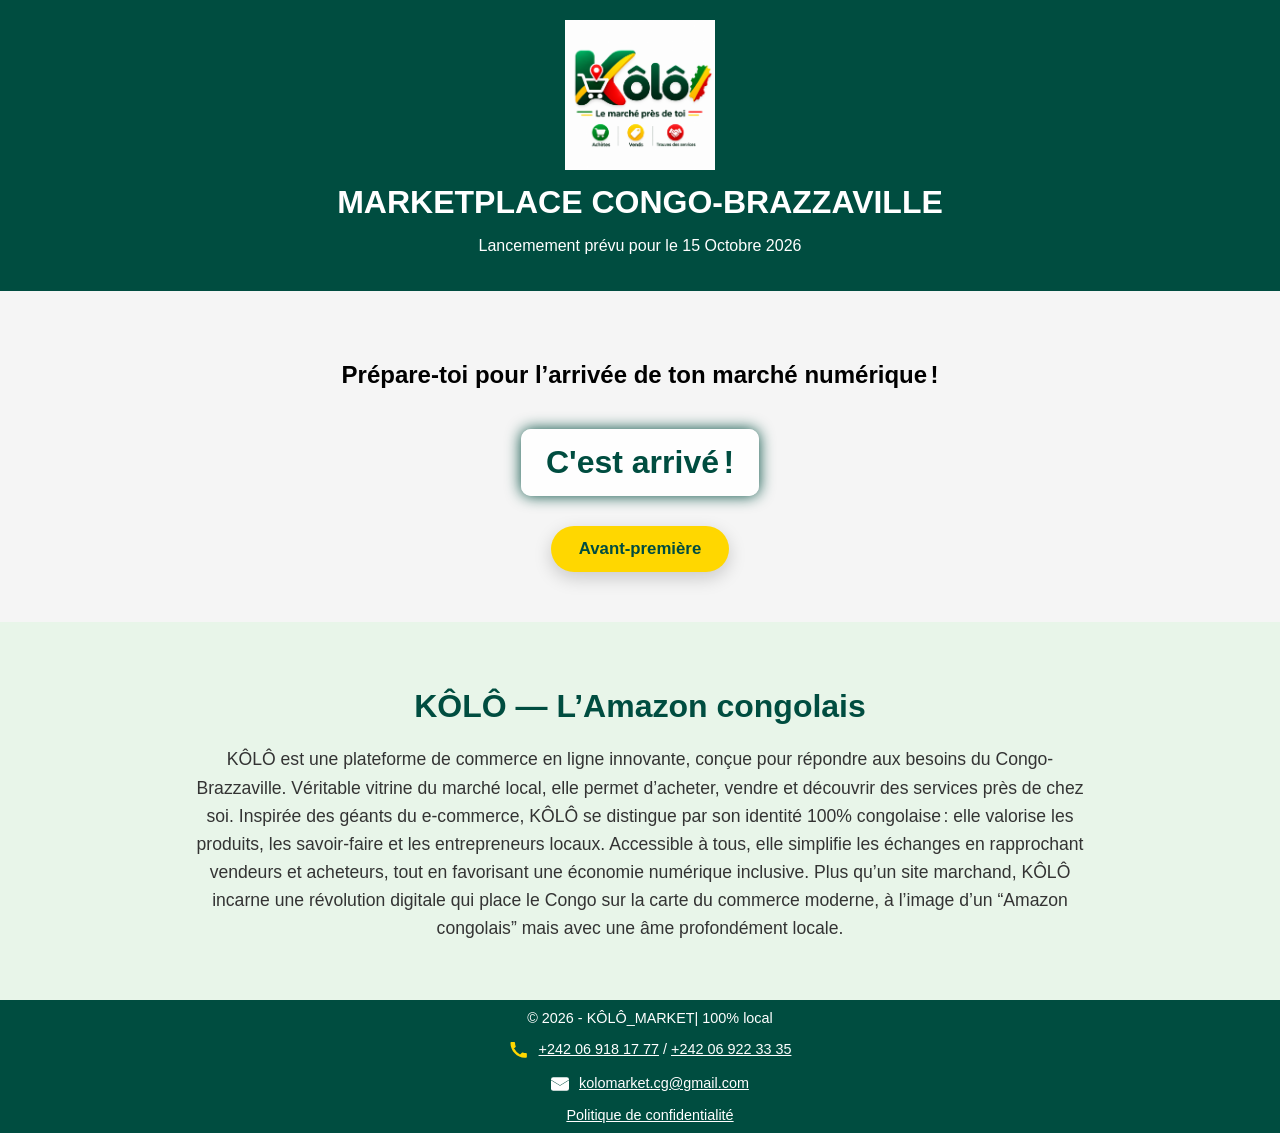
<file: AV.html>
<!DOCTYPE html>
<html lang="fr">
<head>
  <meta charset="UTF-8">
  <meta name="viewport" content="width=device-width, initial-scale=1.0">
  <title>KÔLÔ - Compte à rebours</title>
  <link rel="icon" href="logo.png">
  <link rel="stylesheet" href="style.css">

  <!-- Aperçu lors du partage sur WhatsApp, Facebook, LinkedIn, etc. -->
  <meta property="og:type" content="website">
  <meta property="og:site_name" content="KÔLÔ">
  <meta property="og:title" content="KÔLÔ — Le marketplace du Congo-Brazzaville">
  <meta property="og:description" content="Prépare-toi pour l’arrivée de ton marché numérique 100% local. Achetez, vendez et découvrez les services près de chez vous.">
  <meta property="og:image" content="https://kolomarket.netlify.app/og-image.jpg">
  <meta property="og:image:width" content="1200">
  <meta property="og:image:height" content="630">
  <meta property="og:image:type" content="image/jpeg">
  <meta property="og:url" content="https://kolomarket.netlify.app">

  <!-- Aperçu Twitter/X -->
  <meta name="twitter:card" content="summary_large_image">
  <meta name="twitter:title" content="KÔLÔ — Le marketplace du Congo-Brazzaville">
  <meta name="twitter:description" content="Le marché numérique 100% local du Congo-Brazzaville.">
  <meta name="twitter:image" content="https://kolomarket.netlify.app/og-image.jpg">

  
</head>
<body>
  <!-- Loader -->
  <div id="loader">
    <img src="logo.png" alt="Logo KÔLÔ">
    <p>Chargement de KÔLÔ...</p>
  </div>

  <!-- Contenu principal -->
  <div class="content">
    <header>
      <img src="logo.png" alt="Logo KÔLÔ">
      <h1>MARKETPLACE CONGO-BRAZZAVILLE</h1>
      <p>Lancemement prévu pour le 15 Octobre 2026</p>
    </header>

    <div class="main">
      <h2>Prépare-toi pour l’arrivée de ton marché numérique !</h2>
      <div id="countdown" class="countdown"></div>
      <div class="preview-access">
        <a href="av.html" class="preview-btn">Avant-première</a>
      </div>
    </div>

    <!-- paragraphe d'explication -->
    <section class="about-kolo">
      <div class="container">
        <h2>KÔLÔ — L’Amazon congolais</h2>
        <p>
          KÔLÔ est une plateforme de commerce en ligne innovante, conçue pour répondre aux besoins du Congo-Brazzaville. 
          Véritable vitrine du marché local, elle permet d’acheter, vendre et découvrir des services près de chez soi. 
          Inspirée des géants du e-commerce, KÔLÔ se distingue par son identité 100% congolaise : elle valorise les produits, 
          les savoir-faire et les entrepreneurs locaux. Accessible à tous, elle simplifie les échanges en rapprochant vendeurs 
          et acheteurs, tout en favorisant une économie numérique inclusive. Plus qu’un site marchand, KÔLÔ incarne une révolution 
          digitale qui place le Congo sur la carte du commerce moderne, à l’image d’un “Amazon congolais” mais avec une âme profondément locale.
        </p>
      </div>
    </section>

    <!-- zone de bas de page -->
    <footer>
      © 2026 - KÔLÔ_MARKET| 100% local
      
       <p>
      <!-- Icône téléphone (combiné classique) -->
      <svg xmlns="http://www.w3.org/2000/svg" width="20" height="20" fill="#ffd700" style="vertical-align:middle; margin-right:6px;" viewBox="0 0 24 24">
        <path d="M6.62 10.79a15.053 15.053 0 0 0 6.59 6.59l2.2-2.2a1 1 0 0 1 1.11-.21c1.21.49 2.53.76 3.91.76a1 1 0 0 1 1 1v3.5a1 1 0 0 1-1 1C10.61 22.24 1.76 13.39 1.76 3.5a1 1 0 0 1 1-1H6.26a1 1 0 0 1 1 1c0 1.38.27 2.7.76 3.91a1 1 0 0 1-.21 1.11l-2.19 2.27z"/>
      </svg>
      <a href="tel:+242069181777">+242 06 918 17 77</a> / 
      <a href="tel:+242069223335">+242 06 922 33 35</a>
      </p>
      <p>
        <!-- Icône enveloppe -->
        <svg xmlns="http://www.w3.org/2000/svg" width="18" height="18" fill="currentColor" style="vertical-align:middle; margin-right:6px;" viewBox="0 0 16 16">
          <path d="M0 4a2 2 0 0 1 2-2h12a2 2 0 0 1 2 2v.217l-8 4.8-8-4.8V4z"/>
          <path d="M0 4.697v7.104A2 2 0 0 0 2 14h12a2 2 0 0 0 2-2V4.697l-8 4.8-8-4.8z"/>
        </svg>
        <a href="mailto:kolomarket.cg@gmail.com">kolomarket.cg@gmail.com</a>
    </p> 
      
  <a href="confidentialite.html" class="privacy-link">Politique de confidentialité</a>
</footer>
  </div>

  <script src="logic.js"></script>
</body>
</html>
</file>
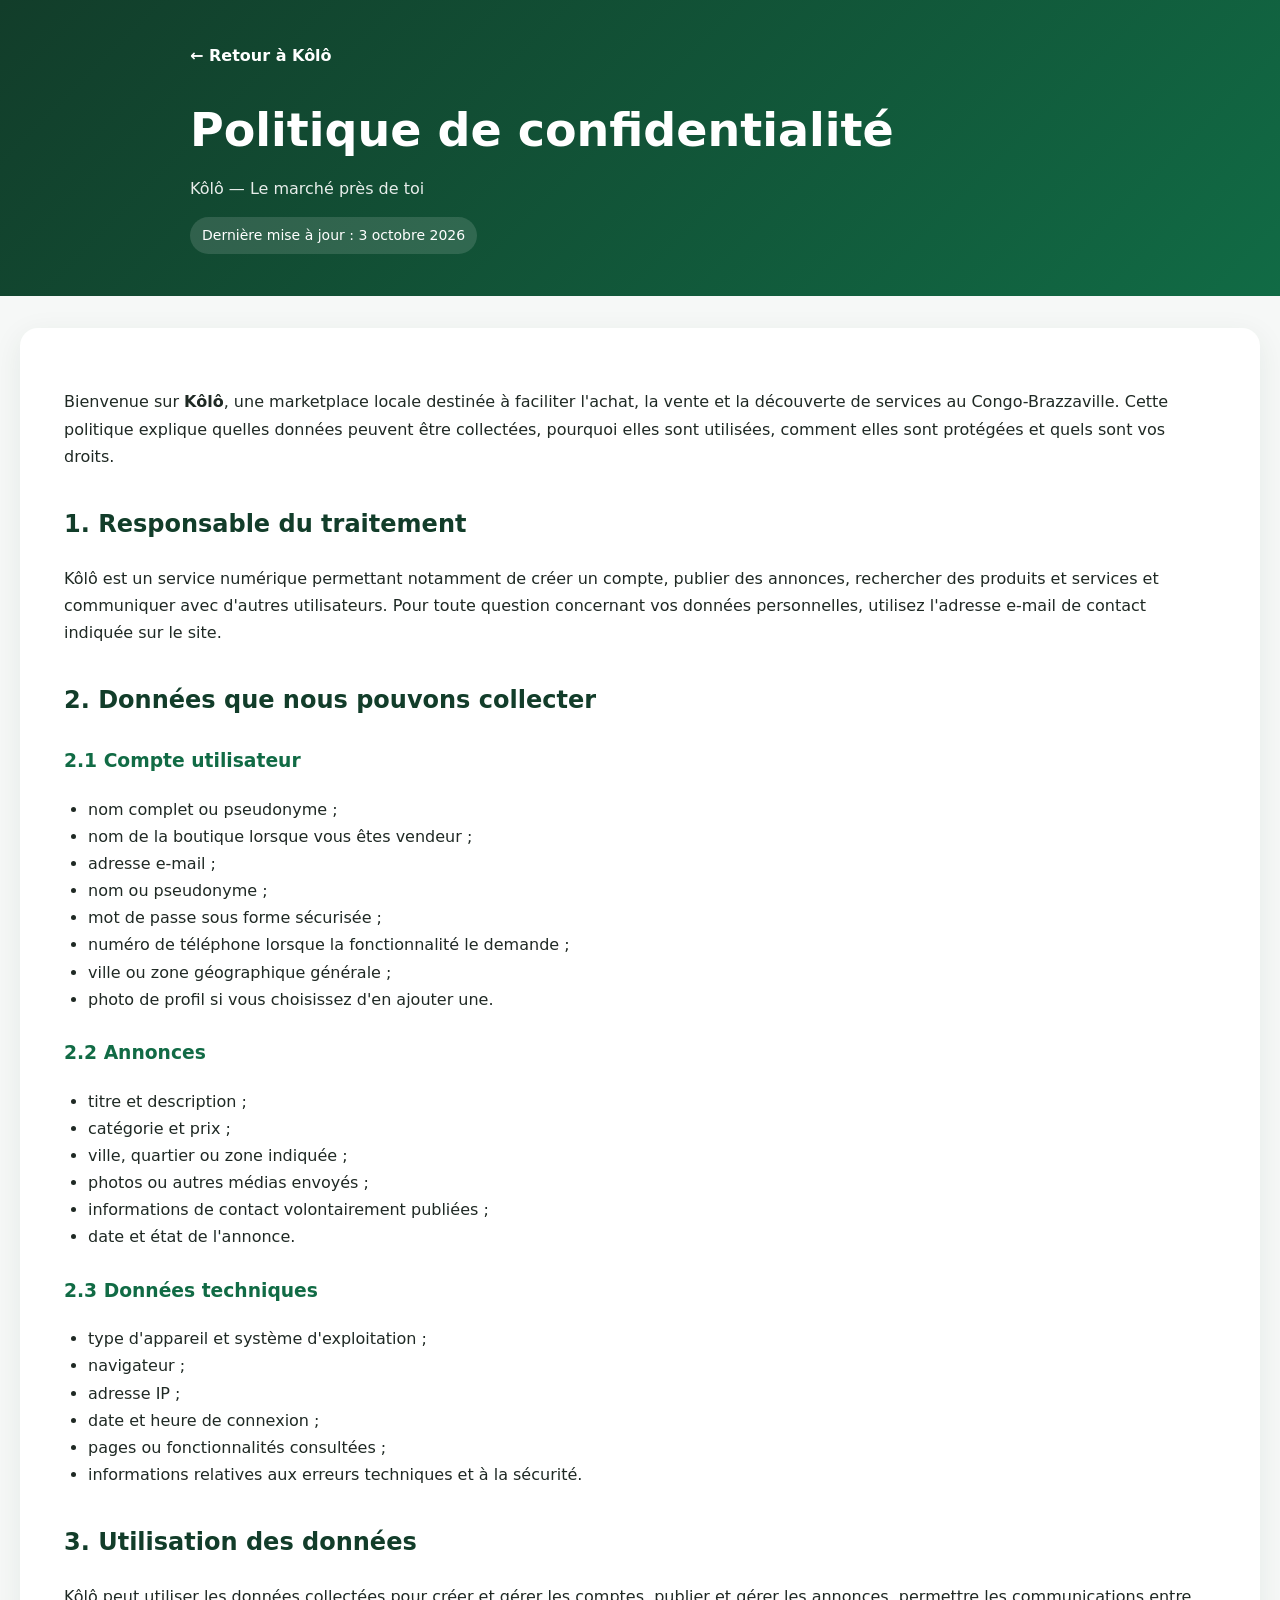
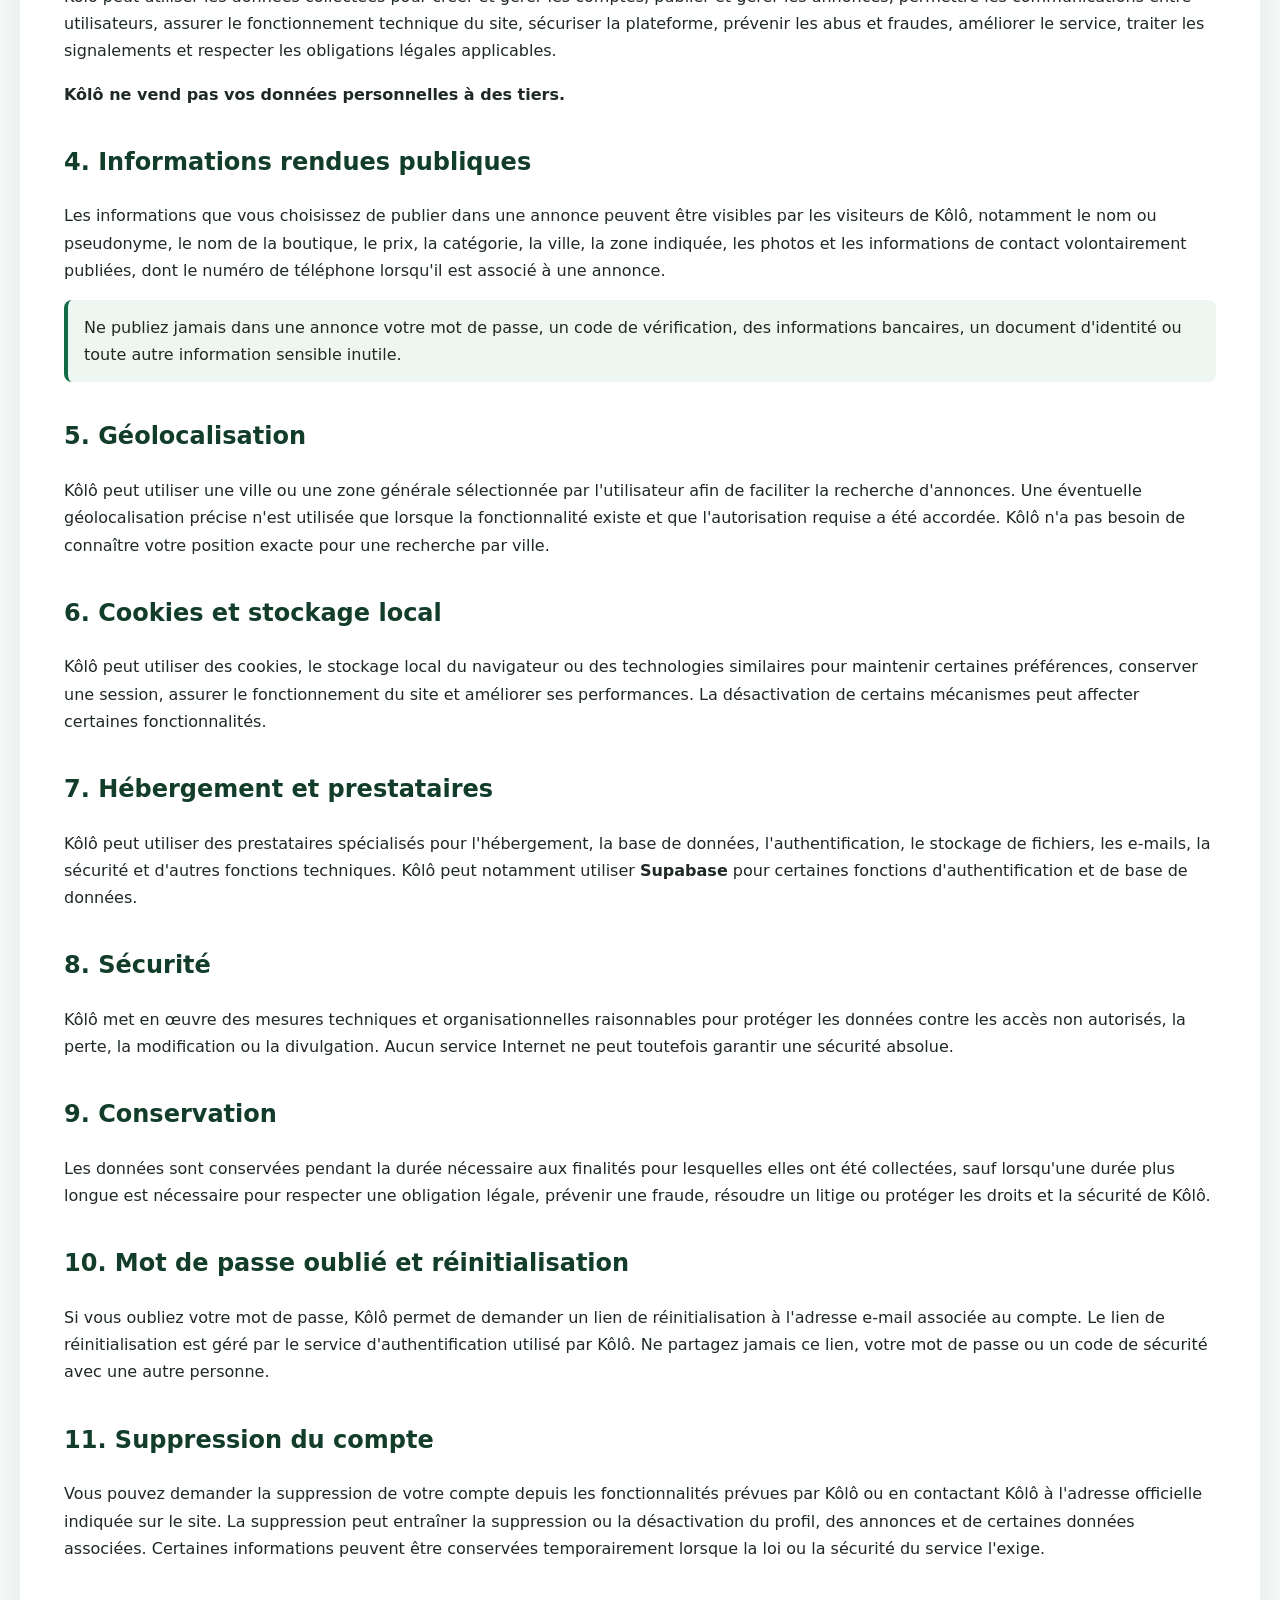
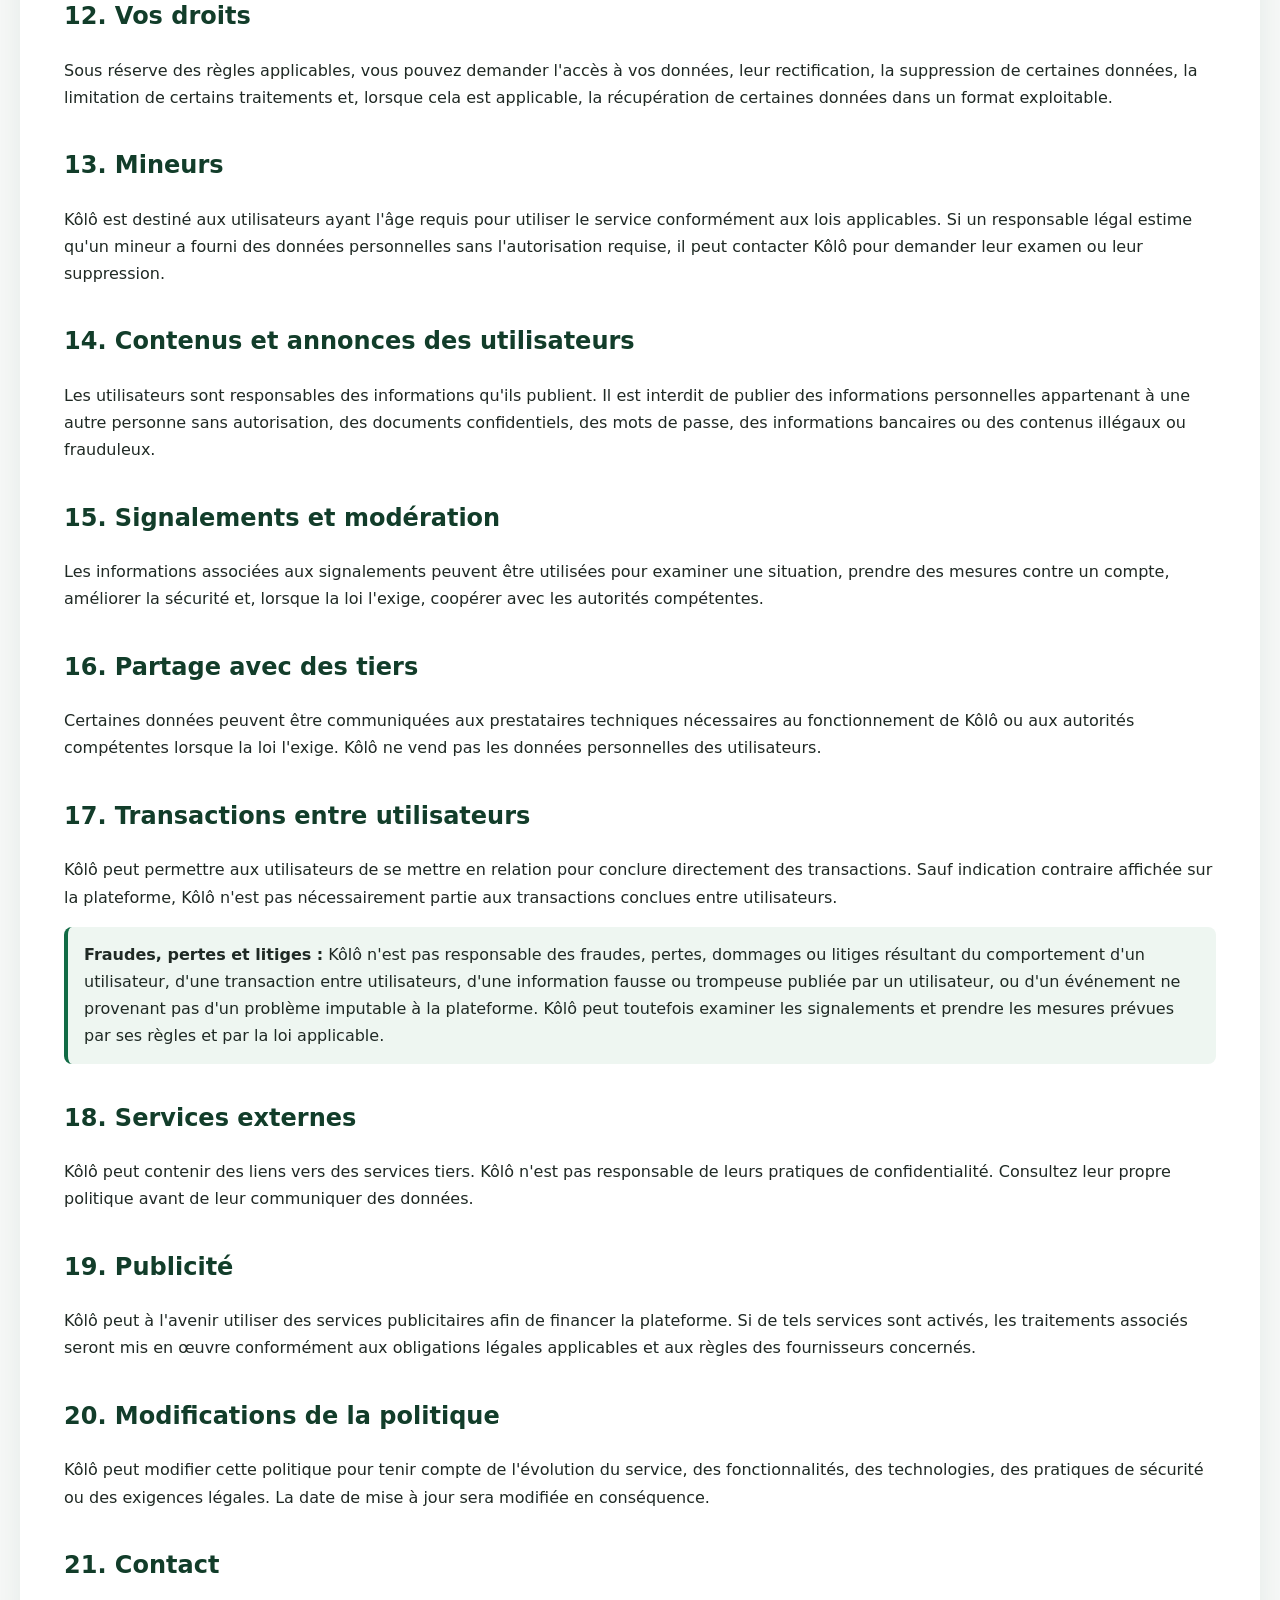
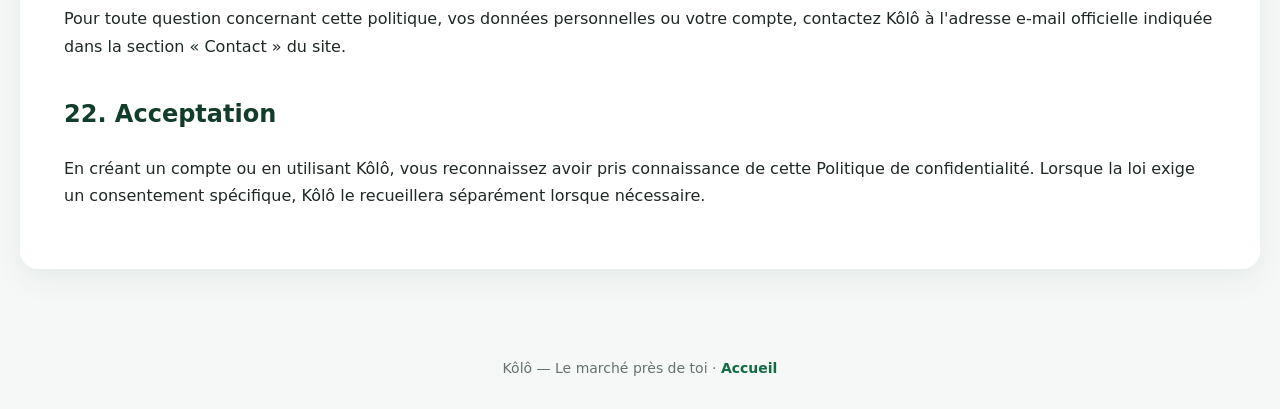
<file: confidentialite.html>
<!DOCTYPE html>
<html lang="fr">
<head>
  <meta charset="UTF-8">
  <meta name="viewport" content="width=device-width, initial-scale=1.0">
  <meta name="description" content="Politique de confidentialité de Kôlô, marketplace locale au Congo-Brazzaville.">
  <title>Politique de confidentialité — Kôlô</title>
  <style>
    :root { --green:#116b45; --dark:#123d2a; --bg:#f6f8f7; --text:#1f2924; --muted:#66736d; }
    * { box-sizing:border-box; }
    body { margin:0; font-family:Inter,system-ui,-apple-system,BlinkMacSystemFont,"Segoe UI",sans-serif; background:var(--bg); color:var(--text); line-height:1.7; }
    header { background:linear-gradient(135deg,var(--dark),var(--green)); color:#fff; padding:42px 20px; }
    .wrap { max-width:900px; margin:0 auto; }
    header a { color:#fff; text-decoration:none; font-weight:700; }
    header h1 { margin:22px 0 6px; font-size:clamp(30px,5vw,46px); }
    header p { margin:0; opacity:.9; }
    main { padding:32px 20px 60px; }
    article { background:#fff; border-radius:18px; padding:clamp(22px,4vw,44px); box-shadow:0 8px 30px rgba(18,61,42,.08); }
    h2 { color:var(--dark); margin-top:34px; }
    h3 { color:var(--green); margin-top:24px; }
    ul { padding-left:24px; }
    .updated { display:inline-block; margin-top:14px; padding:7px 12px; border-radius:999px; background:rgba(255,255,255,.13); font-size:14px; }
    .note { background:#eef6f1; border-left:4px solid var(--green); padding:14px 16px; border-radius:8px; }
    footer { text-align:center; padding:28px 20px; color:var(--muted); font-size:14px; }
    footer a { color:var(--green); text-decoration:none; font-weight:600; }
  </style>
</head>
<body>
<header>
  <div class="wrap">
    <a href="index.html">← Retour à Kôlô</a>
    <h1>Politique de confidentialité</h1>
    <p>Kôlô — Le marché près de toi</p>
    <span class="updated">Dernière mise à jour : 3 octobre 2026</span>
  </div>
</header>

<main>
<article>
<p>Bienvenue sur <strong>Kôlô</strong>, une marketplace locale destinée à faciliter l'achat, la vente et la découverte de services au Congo-Brazzaville. Cette politique explique quelles données peuvent être collectées, pourquoi elles sont utilisées, comment elles sont protégées et quels sont vos droits.</p>

<h2>1. Responsable du traitement</h2>
<p>Kôlô est un service numérique permettant notamment de créer un compte, publier des annonces, rechercher des produits et services et communiquer avec d'autres utilisateurs. Pour toute question concernant vos données personnelles, utilisez l'adresse e-mail de contact indiquée sur le site.</p>

<h2>2. Données que nous pouvons collecter</h2>
<h3>2.1 Compte utilisateur</h3>
<ul><li>nom complet ou pseudonyme ;</li><li>nom de la boutique lorsque vous êtes vendeur ;</li><li>adresse e-mail ;</li><li>nom ou pseudonyme ;</li><li>mot de passe sous forme sécurisée ;</li><li>numéro de téléphone lorsque la fonctionnalité le demande ;</li><li>ville ou zone géographique générale ;</li><li>photo de profil si vous choisissez d'en ajouter une.</li></ul>
<h3>2.2 Annonces</h3>
<ul><li>titre et description ;</li><li>catégorie et prix ;</li><li>ville, quartier ou zone indiquée ;</li><li>photos ou autres médias envoyés ;</li><li>informations de contact volontairement publiées ;</li><li>date et état de l'annonce.</li></ul>
<h3>2.3 Données techniques</h3>
<ul><li>type d'appareil et système d'exploitation ;</li><li>navigateur ;</li><li>adresse IP ;</li><li>date et heure de connexion ;</li><li>pages ou fonctionnalités consultées ;</li><li>informations relatives aux erreurs techniques et à la sécurité.</li></ul>

<h2>3. Utilisation des données</h2>
<p>Kôlô peut utiliser les données collectées pour créer et gérer les comptes, publier et gérer les annonces, permettre les communications entre utilisateurs, assurer le fonctionnement technique du site, sécuriser la plateforme, prévenir les abus et fraudes, améliorer le service, traiter les signalements et respecter les obligations légales applicables.</p>
<p><strong>Kôlô ne vend pas vos données personnelles à des tiers.</strong></p>

<h2>4. Informations rendues publiques</h2>
<p>Les informations que vous choisissez de publier dans une annonce peuvent être visibles par les visiteurs de Kôlô, notamment le nom ou pseudonyme, le nom de la boutique, le prix, la catégorie, la ville, la zone indiquée, les photos et les informations de contact volontairement publiées, dont le numéro de téléphone lorsqu'il est associé à une annonce.</p>
<div class="note">Ne publiez jamais dans une annonce votre mot de passe, un code de vérification, des informations bancaires, un document d'identité ou toute autre information sensible inutile.</div>

<h2>5. Géolocalisation</h2>
<p>Kôlô peut utiliser une ville ou une zone générale sélectionnée par l'utilisateur afin de faciliter la recherche d'annonces. Une éventuelle géolocalisation précise n'est utilisée que lorsque la fonctionnalité existe et que l'autorisation requise a été accordée. Kôlô n'a pas besoin de connaître votre position exacte pour une recherche par ville.</p>

<h2>6. Cookies et stockage local</h2>
<p>Kôlô peut utiliser des cookies, le stockage local du navigateur ou des technologies similaires pour maintenir certaines préférences, conserver une session, assurer le fonctionnement du site et améliorer ses performances. La désactivation de certains mécanismes peut affecter certaines fonctionnalités.</p>

<h2>7. Hébergement et prestataires</h2>
<p>Kôlô peut utiliser des prestataires spécialisés pour l'hébergement, la base de données, l'authentification, le stockage de fichiers, les e-mails, la sécurité et d'autres fonctions techniques. Kôlô peut notamment utiliser <strong>Supabase</strong> pour certaines fonctions d'authentification et de base de données.</p>

<h2>8. Sécurité</h2>
<p>Kôlô met en œuvre des mesures techniques et organisationnelles raisonnables pour protéger les données contre les accès non autorisés, la perte, la modification ou la divulgation. Aucun service Internet ne peut toutefois garantir une sécurité absolue.</p>

<h2>9. Conservation</h2>
<p>Les données sont conservées pendant la durée nécessaire aux finalités pour lesquelles elles ont été collectées, sauf lorsqu'une durée plus longue est nécessaire pour respecter une obligation légale, prévenir une fraude, résoudre un litige ou protéger les droits et la sécurité de Kôlô.</p>

<h2>10. Mot de passe oublié et réinitialisation</h2>
<p>Si vous oubliez votre mot de passe, Kôlô permet de demander un lien de réinitialisation à l'adresse e-mail associée au compte. Le lien de réinitialisation est géré par le service d'authentification utilisé par Kôlô. Ne partagez jamais ce lien, votre mot de passe ou un code de sécurité avec une autre personne.</p>

<h2>11. Suppression du compte</h2>
<p>Vous pouvez demander la suppression de votre compte depuis les fonctionnalités prévues par Kôlô ou en contactant Kôlô à l'adresse officielle indiquée sur le site. La suppression peut entraîner la suppression ou la désactivation du profil, des annonces et de certaines données associées. Certaines informations peuvent être conservées temporairement lorsque la loi ou la sécurité du service l'exige.</p>

<h2>12. Vos droits</h2>
<p>Sous réserve des règles applicables, vous pouvez demander l'accès à vos données, leur rectification, la suppression de certaines données, la limitation de certains traitements et, lorsque cela est applicable, la récupération de certaines données dans un format exploitable.</p>

<h2>13. Mineurs</h2>
<p>Kôlô est destiné aux utilisateurs ayant l'âge requis pour utiliser le service conformément aux lois applicables. Si un responsable légal estime qu'un mineur a fourni des données personnelles sans l'autorisation requise, il peut contacter Kôlô pour demander leur examen ou leur suppression.</p>

<h2>14. Contenus et annonces des utilisateurs</h2>
<p>Les utilisateurs sont responsables des informations qu'ils publient. Il est interdit de publier des informations personnelles appartenant à une autre personne sans autorisation, des documents confidentiels, des mots de passe, des informations bancaires ou des contenus illégaux ou frauduleux.</p>

<h2>15. Signalements et modération</h2>
<p>Les informations associées aux signalements peuvent être utilisées pour examiner une situation, prendre des mesures contre un compte, améliorer la sécurité et, lorsque la loi l'exige, coopérer avec les autorités compétentes.</p>

<h2>16. Partage avec des tiers</h2>
<p>Certaines données peuvent être communiquées aux prestataires techniques nécessaires au fonctionnement de Kôlô ou aux autorités compétentes lorsque la loi l'exige. Kôlô ne vend pas les données personnelles des utilisateurs.</p>

<h2>17. Transactions entre utilisateurs</h2>
<p>Kôlô peut permettre aux utilisateurs de se mettre en relation pour conclure directement des transactions. Sauf indication contraire affichée sur la plateforme, Kôlô n'est pas nécessairement partie aux transactions conclues entre utilisateurs.</p>
<div class="note"><strong>Fraudes, pertes et litiges :</strong> Kôlô n'est pas responsable des fraudes, pertes, dommages ou litiges résultant du comportement d'un utilisateur, d'une transaction entre utilisateurs, d'une information fausse ou trompeuse publiée par un utilisateur, ou d'un événement ne provenant pas d'un problème imputable à la plateforme. Kôlô peut toutefois examiner les signalements et prendre les mesures prévues par ses règles et par la loi applicable.</div>

<h2>18. Services externes</h2>
<p>Kôlô peut contenir des liens vers des services tiers. Kôlô n'est pas responsable de leurs pratiques de confidentialité. Consultez leur propre politique avant de leur communiquer des données.</p>

<h2>19. Publicité</h2>
<p>Kôlô peut à l'avenir utiliser des services publicitaires afin de financer la plateforme. Si de tels services sont activés, les traitements associés seront mis en œuvre conformément aux obligations légales applicables et aux règles des fournisseurs concernés.</p>

<h2>20. Modifications de la politique</h2>
<p>Kôlô peut modifier cette politique pour tenir compte de l'évolution du service, des fonctionnalités, des technologies, des pratiques de sécurité ou des exigences légales. La date de mise à jour sera modifiée en conséquence.</p>

<h2>21. Contact</h2>
<p>Pour toute question concernant cette politique, vos données personnelles ou votre compte, contactez Kôlô à l'adresse e-mail officielle indiquée dans la section « Contact » du site.</p>

<h2>22. Acceptation</h2>
<p>En créant un compte ou en utilisant Kôlô, vous reconnaissez avoir pris connaissance de cette Politique de confidentialité. Lorsque la loi exige un consentement spécifique, Kôlô le recueillera séparément lorsque nécessaire.</p>
</article>
</main>

<footer>
  Kôlô — Le marché près de toi ·
  <a href="index.html">Accueil</a>
</footer>
</body>
</html>
</file>
<file: style.css>
body {
      font-family: Arial, sans-serif;
      background-color: #f5f5f5;
      margin: 0;
      padding: 0;
    }

    /* Loader plein écran */
    #loader {
      position: fixed;
      top: 0; left: 0;
      width: 100%; height: 100%;
      background-color: #004d40;
      display: flex;
      justify-content: center;
      align-items: center;
      z-index: 9999;
      flex-direction: column;
      transition: opacity 1s ease;
    }

    #loader img {
      width: 120px;
      height: auto;
      animation: spin 2s linear infinite;
      filter: drop-shadow(0 0 15px #00fff7);
      margin-bottom: 20px;
    }

    @keyframes spin {
      0% { transform: rotate(0deg); }
      100% { transform: rotate(360deg); }
    }

    #loader p {
      color: #fff;
      font-size: 1.2rem;
      text-shadow: 0 0 10px #00fff7;
    }

    /* Contenu caché au début */
    .content {
      opacity: 0;
      transition: opacity 1s ease;
    }
    .content.show {
      opacity: 1;
    }

    header {
      background-color: #004d40;
      color: white;
      padding: 20px;
      text-align: center;
    }

    header img {
      max-width: 150px;
      width: 30%;
      height: auto;
      margin-bottom: 10px;
    }

    header h1 {
      margin: 0;
      font-size: 2rem;
    }

    .main {
      text-align: center;
      padding: 50px 20px;
    }

    .main h2 {
      font-size: 1.5rem;
      margin-bottom: 20px;
    }

    .countdown {
      font-size: 2rem;
      font-weight: bold;
      color: #004d40;
      margin-top: 20px;
      background: rgba(255,255,255,0.9);
      display: inline-block;
      padding: 15px 25px;
      border-radius: 10px;
      box-shadow: 0 0 15px #004d40;
      animation: pulse 2s infinite, glow 3s infinite alternate;
    }

    @keyframes pulse {
      0% { transform: scale(1); }
      50% { transform: scale(1.05); }
      100% { transform: scale(1); }
    }

    @keyframes glow {
      from { box-shadow: 0 0 10px #004d40; }
      to { box-shadow: 0 0 25px #004d40, 0 0 40px #00fff7; }
    }

    .about-kolo {
      background-color: #e8f5e9;
      padding: 40px 20px;
      text-align: center;
    }

    .about-kolo .container {
      max-width: 900px;
      margin: auto;
    }

    .about-kolo h2 {
      color: #004d40;
      font-size: 2rem;
      margin-bottom: 20px;
    }

    .about-kolo p {
      font-size: 1.1rem;
      line-height: 1.6;
      color: #333;
    }

    footer {
      background-color: #004d40;
      color: white;
      text-align: center;
      padding: 10px;
      position: relative;
      bottom: 0;
      width: 100%;
      font-size: 0.9rem;
    }

    @media (max-width: 600px) {
      header h1 { font-size: 1.5rem; }
      .main h2 { font-size: 1.2rem; }
      .countdown { font-size: 1.5rem; }
      header img { width: 50%; }
      .about-kolo h2 { font-size: 1.5rem; }
      .about-kolo p { font-size: 1rem; }
    }

    a{
      color:white;
    }


    /* Bouton d'accès à l'avant-première */
    .preview-access {
      margin-top: 30px;
      text-align: center;
    }

    .preview-btn {
      display: inline-block;
      background: #ffd700;
      color: #004d40;
      text-decoration: none;
      font-weight: 800;
      font-size: 1.05rem;
      padding: 13px 28px;
      border-radius: 999px;
      box-shadow: 0 6px 18px rgba(0,0,0,.18);
      transition: transform .2s ease, box-shadow .2s ease, background .2s ease;
    }

    .preview-btn:hover {
      background: #ffe44d;
      transform: translateY(-2px);
      box-shadow: 0 9px 24px rgba(0,0,0,.24);
    }
</file>
